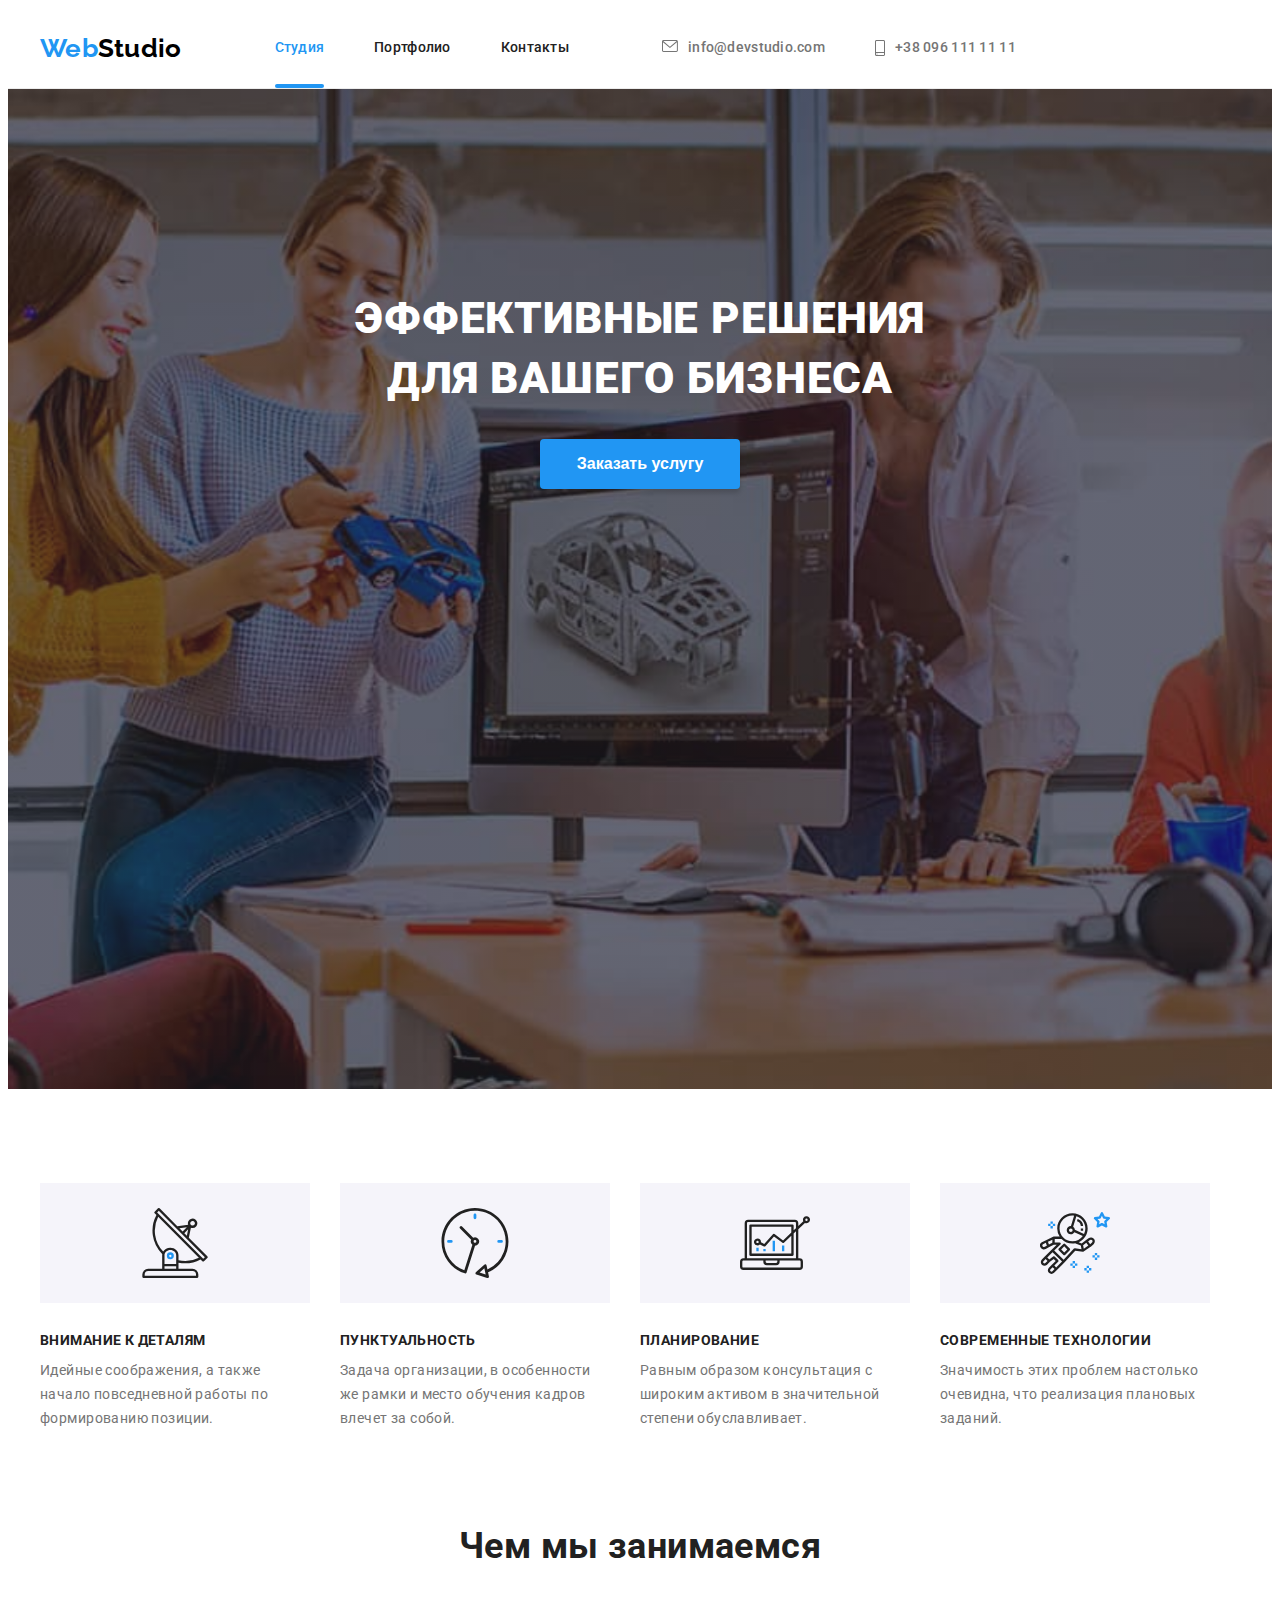
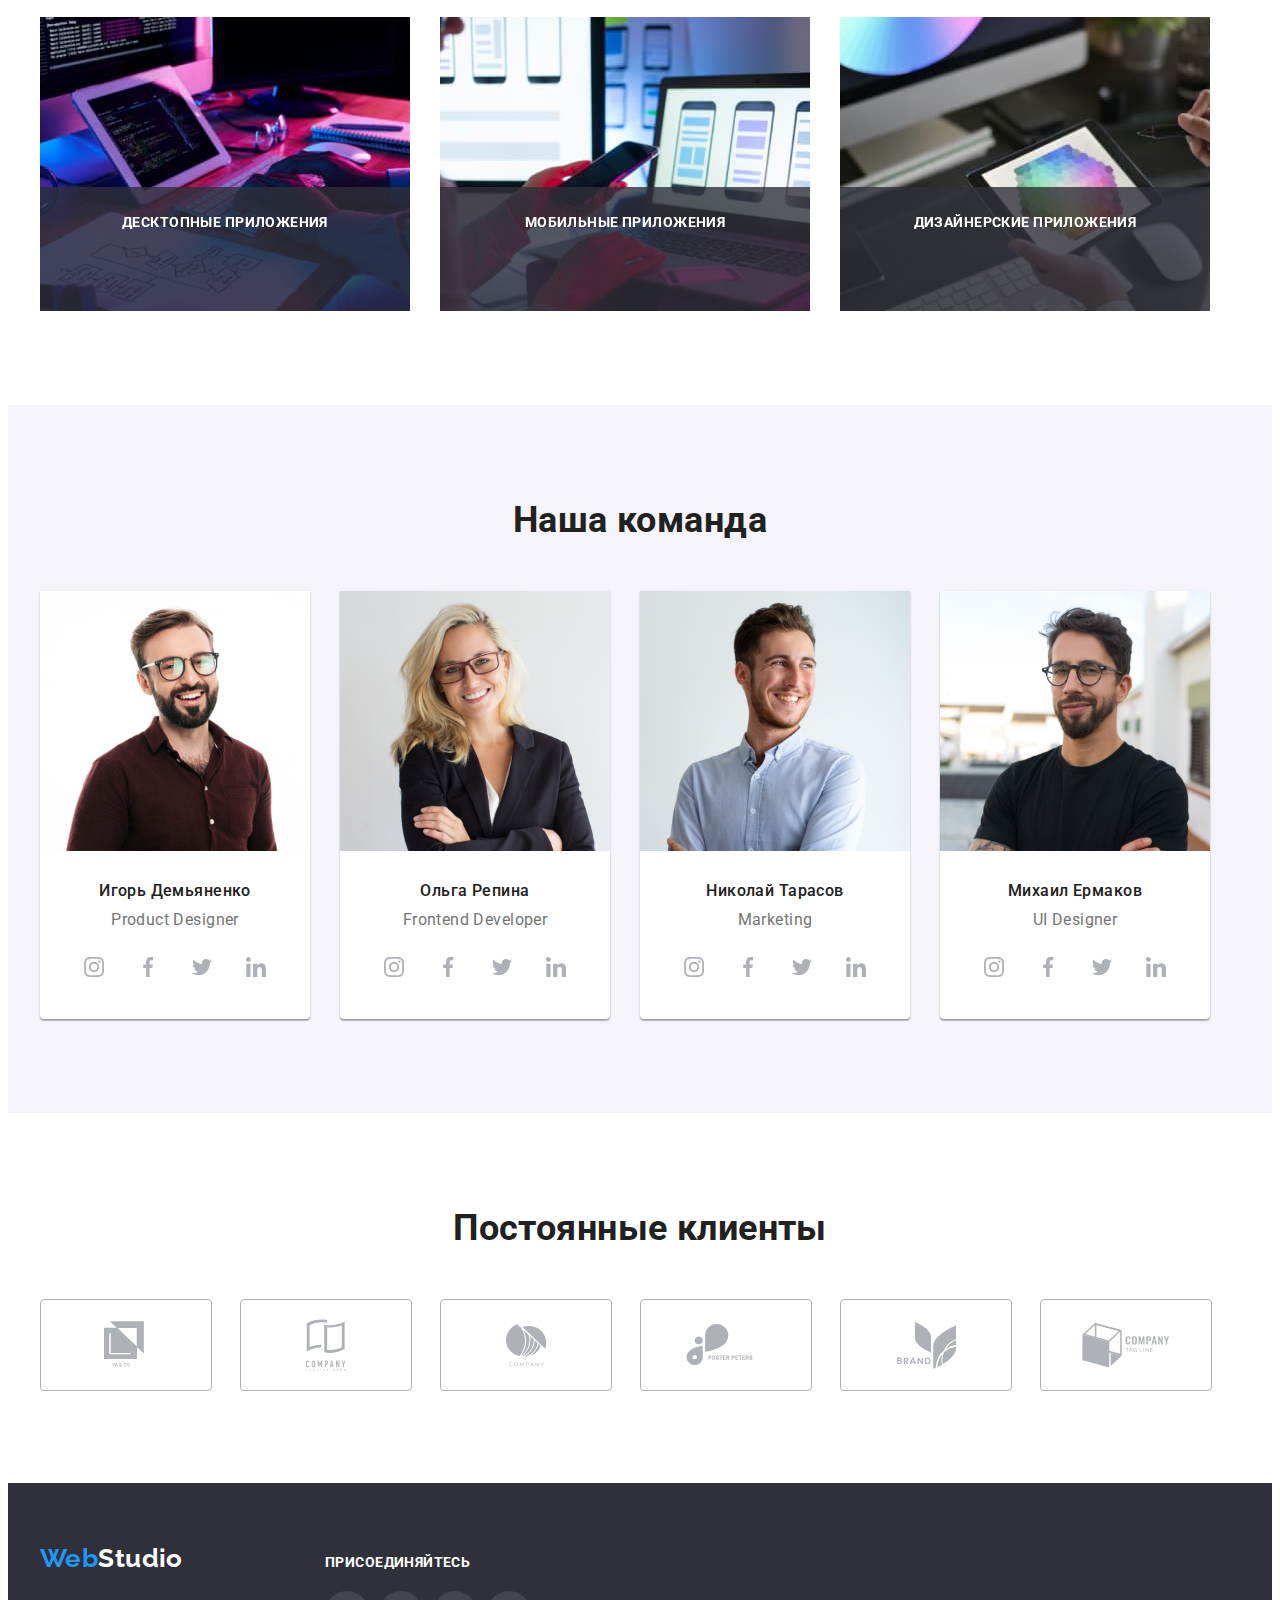
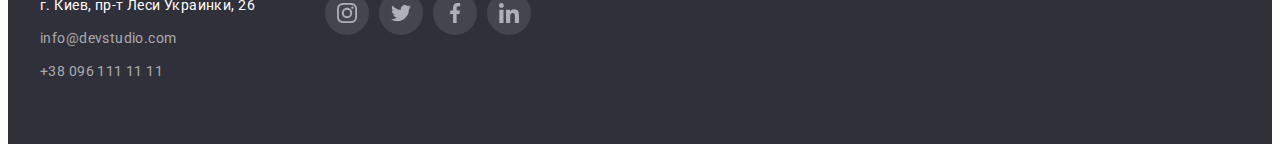
<file: index.html>
<!DOCTYPE html>
<html lang="ru">
<head>
    <meta charset="UTF-8">
    <meta name="viewport" content="width=, initial-scale=1.0">
    <title>Главная</title>
    <link rel="preconnect" href="https://fonts.gstatic.com">
    <link href="https://fonts.googleapis.com/css2?family=Raleway:wght@700&family=Roboto:wght@400;500;700;900&display=swap" rel="stylesheet">
    <link rel="stylesheet" href="https://cdnjs.cloudflare.com/ajax/libs/modern-normalize/1.0.0/modern-normalize.min.css" integrity="sha512-ISS7cAi1PEhQ8jnbJpJZMd29NlhNj4AWYyLOSp2CE/CsHxTCu+r+t0D2yoJudVrd0/8fTVPUVDzY5Tvli75u/g==" crossorigin="anonymous" />
    <link rel="stylesheet" href="./css/styles.css">
</head>
<body class="page">
    <header>
        <div class="container main-nav">
            <nav class="nav">
                <a href="./index.html" class="logo"><span class="main-logo">Web</span>Studio</a>        
                <ul class="site-nav">
                    <li class="item"><a href="./index.html" class="link current">Студия</a></li>
                    <li class="item"><a href="./portfolio.html" class="link">Портфолио</a></li>
                    <li class="item"><a href="" class="link">Контакты</a></li>
                </ul>             
            </nav>        

            <ul class="contacts">
                <li class="item">
                    <a href="mailto:info@devstudio.com" class="link">
                        <svg class="header-contacs-svg" width="16" height="12">
                            <use href="./images/symbol-defs.svg#icon-envelope-hover"></use>
                        </svg>
                        <p>info@devstudio.com</p> 
                    </a>
                </li>
                <li class="item">
                    <a href="tel:+380961111111" class="link">
                        <svg class="header-contacs-svg" width="10" height="16">
                            <use href="./images/symbol-defs.svg#icon-smartphone"></use>
                        </svg>
                        <p>+38 096 111 11 11</p> 
                    </a>
                </li>
            </ul>
        </div>       
    </header>
    
    <main>
<!-- герой -->
        <section class="hero">
            <h1 class="hero-title">Эффективные решения <br>
                для вашего бизнеса
            </h1>
            
            <button class="button primary"  data-modal-open>Заказать услугу</button>
            <div class="backdrop is-hidden" data-modal>
                <div class="modal">
                    <button class="close-modal" data-modal-close=""></button>
                </div>
            </div>
        </section>

<!-- преимущества  веб студии-->
        <section class="advantages">
            <div class="container">
                <h2 class="visually-hidden"> Наши преимущества</h2>
                <ul class="advantages-list">
                    <li class="advantages-item">
                        <div class="advantages-icon">
                            <svg class="advantages-svg" width="70" height="70">
                                <use href="./images/symbol-defs.svg#icon-antenna"></use>
                            </svg>
                        </div>
                        <h3 class="advantages-title">Внимание к деталям</h3>
                        <p class="advantages-text">Идейные соображения, а также начало повседневной работы по формированию позиции.</p>
                    </li>
                    <li class="advantages-item">
                        <div class="advantages-icon">
                            <svg class="advantages-svg" width="70" height="70">
                                <use href="./images/symbol-defs.svg#icon-clock"></use>
                            </svg>
                        </div>
                        <h3 class="advantages-title">Пунктуальность</h3>
                        <p class="advantages-text">Задача организации, в особенности же рамки и место обучения кадров влечет за собой.</p>
                    </li>
                    <li class="advantages-item">
                        <div class="advantages-icon">
                            <svg class="advantages-svg" width="70" height="70">
                                <use href="./images/symbol-defs.svg#icon-diagram"></use>
                            </svg>
                        </div>
                        <h3 class="advantages-title">Планирование</h3>
                        <p class="advantages-text">Равным образом консультация с широким активом в значительной степени обуславливает.</p>
                    </li>
                    <li class="advantages-item">
                        <div class="advantages-icon">
                            <svg class="advantages-svg" width="70" height="70">
                                <use href="./images/symbol-defs.svg#icon-astronaut"></use>
                            </svg>
                        </div>
                        <h3 class="advantages-title">Современные технологии</h3>
                        <p class="advantages-text">Значимость этих проблем настолько очевидна, что реализация плановых заданий.</p>
                    </li>
                </ul>
            </div>
        </section>

<!-- чем занимается веб студия-->
        <section class="work">
            <div class="container">
                <h2 class="work-title">Чем мы занимаемся</h2>
                <ul class="work-list">
                    <li class="work-item">
                        <div class=work-card>
                            <img src="./images/box1.jpg" alt="сайт" width="370">
                            <div class="work-item-discription"><p> Десктопные приложения</p></div>
                        </div>
                    </li>
                    <li class="work-item">
                        <div class=work-card>
                            <img src="./images/box2.jpg" alt="сайт" width="370">
                            <div class="work-item-discription"><p>Мобильные приложения </p></div>
                        </div>
                    </li>
                    <li class="work-item">
                        <div class=work-card>
                            <img src="./images/box3.jpg" alt="сайт" width="370">
                            <div class="work-item-discription"><p> Дизайнерские приложения</p></div>
                        </div>
                    </li>
                </ul> 
            </div>
        </section>

<!-- члены комманды -->
        <section class="team">
            <div class="container">
                <h2 class="team-title">Наша команда</h2>
                <ul class="team-list">
                    <li class="team-item"> 
                        <img src="./images/img.jpg" alt="Игорь Демьяненко" width="270">
                        <div class="team-content">
                            <h3 class="name">Игорь Демьяненко</h3>
                            <p class="profession">Product Designer</p>
                            <ul class="networks">
                                <li>
                                    <a href="" class="social-links">
                                        <svg class="soc-links-svg" width="20" height="20">
                                            <use href="./images/symbol-defs.svg#icon-instagram"></use>
                                        </svg>
                                    </a>
                                </li>
                                <li>
                                    <a href="" class="social-links">
                                        <svg class="soc-links-svg" width="20" height="20">
                                            <use href="./images/symbol-defs.svg#icon-facebook"></use>
                                        </svg>
                                    </a>
                                </li>
                                <li>
                                    <a href="" class="social-links">
                                        <svg class="soc-links-svg" width="20" height="20">
                                            <use href="./images/symbol-defs.svg#icon-twitter"></use>
                                        </svg>
                                    </a>
                                </li>
                                <li>
                                    <a href="" class="social-links">
                                        <svg class="soc-links-svg" width="20px" height="20">
                                            <use href="./images/symbol-defs.svg#icon-linkedin"></use>
                                        </svg>
                                    </a>
                                </li>
                            </ul>
                        </div>
                    </li>
                    <li class="team-item">
                        <img src="./images/img1.jpg" alt="Ольга Репина" width="270">
                        <div class="team-content">
                            <h3 class="name">Ольга Репина</h3>
                            <p class="profession">Frontend Developer</p>
                            <ul class="networks">
                                <li>
                                    <a href="" class="social-links">
                                        <svg class="soc-links-svg" width="20" height="20">
                                            <use href="./images/symbol-defs.svg#icon-instagram"></use>
                                        </svg>
                                    </a>
                                </li>
                                <li>
                                    <a href="" class="social-links">
                                        <svg class="soc-links-svg" width="20" height="20">
                                            <use href="./images/symbol-defs.svg#icon-facebook"></use>
                                        </svg>
                                    </a>
                                </li>
                                <li>
                                    <a href="" class="social-links">
                                        <svg class="soc-links-svg" width="20" height="20">
                                            <use href="./images/symbol-defs.svg#icon-twitter"></use>
                                        </svg>
                                    </a>
                                </li>
                                <li>
                                    <a href="" class="social-links">
                                        <svg class="soc-links-svg" width="20px" height="20">
                                            <use href="./images/symbol-defs.svg#icon-linkedin"></use>
                                        </svg>
                                    </a>
                                </li>
                            </ul>
                        </div>
                    </li>
                    <li class="team-item">
                        <img src="./images/img2.jpg" alt="Николай Тарасов" width="270">
                        <div class="team-content">
                            <h3 class="name">Николай Тарасов</h3>
                            <p class="profession">Marketing</p>
                            <ul class="networks">
                                <li class="networks-item">
                                    <a href="" class="social-links">
                                        <svg class="soc-links-svg" width="20" height="20">
                                            <use href="./images/symbol-defs.svg#icon-instagram"></use>
                                        </svg>
                                    </a>
                                </li>
                                <li class="networks-item">
                                    <a href="" class="social-links">
                                        <svg class="soc-links-svg" width="20" height="20">
                                            <use href="./images/symbol-defs.svg#icon-facebook"></use>
                                        </svg>
                                    </a>
                                </li>
                                <li class="networks-item">
                                    <a href="" class="social-links">
                                        <svg class="soc-links-svg" width="20" height="20">
                                            <use href="./images/symbol-defs.svg#icon-twitter"></use>
                                        </svg>
                                    </a>
                                </li>
                                <li class="networks-item">
                                    <a href="" class="social-links">
                                        <svg class="soc-links-svg" width="20px" height="20">
                                            <use href="./images/symbol-defs.svg#icon-linkedin"></use>
                                        </svg>
                                    </a>
                                </li>
                            </ul>
                        </div>
                    </li>
                    <li class="team-item">
                        <img src="./images/img3.jpg" alt="Михаил Ермакоф" width="270">
                        <div class="team-content">
                            <h3 class="name">Михаил Ермаков</h3>
                            <p class="profession">UI Designer</p>
                            <ul class="networks">
                                <li class="networks-item">
                                    <a href="" class="social-links">
                                        <svg class="soc-links-svg" width="20" height="20">
                                            <use href="./images/symbol-defs.svg#icon-instagram"></use>
                                        </svg>
                                    </a>
                                </li>
                                <li class="networks-item">
                                    <a href="" class="social-links">
                                        <svg class="soc-links-svg" width="20" height="20">
                                            <use href="./images/symbol-defs.svg#icon-facebook"></use>
                                        </svg>
                                    </a>
                                </li>
                                <li class="networks-item">
                                    <a href="" class="social-links">
                                        <svg class="soc-links-svg" width="20" height="20">
                                            <use href="./images/symbol-defs.svg#icon-twitter"></use>
                                        </svg>
                                    </a>
                                </li>
                                <li class="networks-item">
                                    <a href="" class="social-links">
                                        <svg class="soc-links-svg" width="20px" height="20">
                                            <use href="./images/symbol-defs.svg#icon-linkedin"></use>
                                        </svg>
                                    </a>
                                </li>
                            </ul>
                        </div>
                    </li>
                </ul>
            </div>
        </section>

<!--  постоянные клиенты -->
        <section class="clients">
            <div class="container">
                <h2 class="clients-title">Постоянные клиенты</h2>
                <ul class="clients-list">
                    <li class="clients-item">
                        <a href="" class="link clients-link">
                            <svg class="clients-svg" width="44" height="49">
                                <use href="./images/symbol-defs.svg#icon-logo1"></use>
                            </svg>
                        </a>
                    </li>
                    <li class="clients-item">
                        <a href="" class="link clients-link">
                            <svg class="clients-svg" width="40" height="52">
                                <use href="./images/symbol-defs.svg#icon-logo2"></use>
                            </svg>
                        </a>
                    </li>
                    <li class="clients-item">
                        <a href="" class="link clients-link">
                            <svg class="clients-svg" width="41" height="43">
                                <use href="./images/symbol-defs.svg#icon-logo3"></use>
                            </svg>
                        </a>
                    </li>
                    <li class="clients-item">
                        <a href="" class="link clients-link">
                            <svg class="clients-svg" width="80" height="42">
                                <use href="./images/symbol-defs.svg#icon-logo4"></use>
                            </svg>
                        </a>
                    </li>
                    <li class="clients-item">
                        <a href="" class="link clients-link">
                            <svg class="clients-svg" width="59" height="47">
                                <use href="./images/symbol-defs.svg#icon-logo5"></use>
                            </svg>
                        </a>
                    </li>
                    <li class="clients-item">
                        <a href="" class="link clients-link">
                            <svg class="clients-svg" width="88" height="45">
                                <use href="./images/symbol-defs.svg#icon-logo6"></use>
                            </svg>
                        </a>
                    </li>
                    
                </ul>
            </div>
        </section>
    </main>

    <footer class="footer">
        <div class="container footer-container">
            <div class="adress">
                <a href="./index.html" class="logo"><span class="main-logo">Web</span>Studio</a>
                <address>
                    <p class="street">г. Киев, пр-т Леси Украинки, 26 </p> 
                    <a href="mailto:info@devstudio.com" class="mail">info@devstudio.com</a>
                    <a href="tel:+380961111111" class="tel">+38 096 111 11 11</a>            
                </address>
            </div>
        
            <div class="container-join-us">
                <p class="join-us">присоединяйтесь</p>
                <ul class="footer-networks">
                    <li>
                        <a href="" class="footer-social-links">
                            <svg class="soc-links-svg" width="20" height="20">
                                <use href="./images/symbol-defs.svg#icon-instagram"></use>
                            </svg>
                        </a>
                    </li>
                    <li>
                        <a href="" class="footer-social-links">
                            <svg class="soc-links-svg" width="20" height="20">
                                <use href="./images/symbol-defs.svg#icon-twitter"></use>
                            </svg>
                        </a>
                    </li>
                    <li>
                        <a href="" class="footer-social-links">
                            <svg class="soc-links-svg" width="20" height="20">
                                <use href="./images/symbol-defs.svg#icon-facebook"></use>
                            </svg>
                        </a>
                    </li>
                    <li>
                        <a href="" class="footer-social-links">
                            <svg class="soc-links-svg" width="20px" height="20">
                                <use href="./images/symbol-defs.svg#icon-linkedin"></use>
                            </svg>
                        </a>
                    </li>
                </ul>
            </div>
        </div>
    </footer>
    <div class="backdrop is-hidden data-modal">
        <div class="modal">
            <button class="button primary" type="button" data-modal-close>Закріть</button>
        </div>
    </div>
    <script src="./js/modal.js"></script>
</body>
</html>
</file>
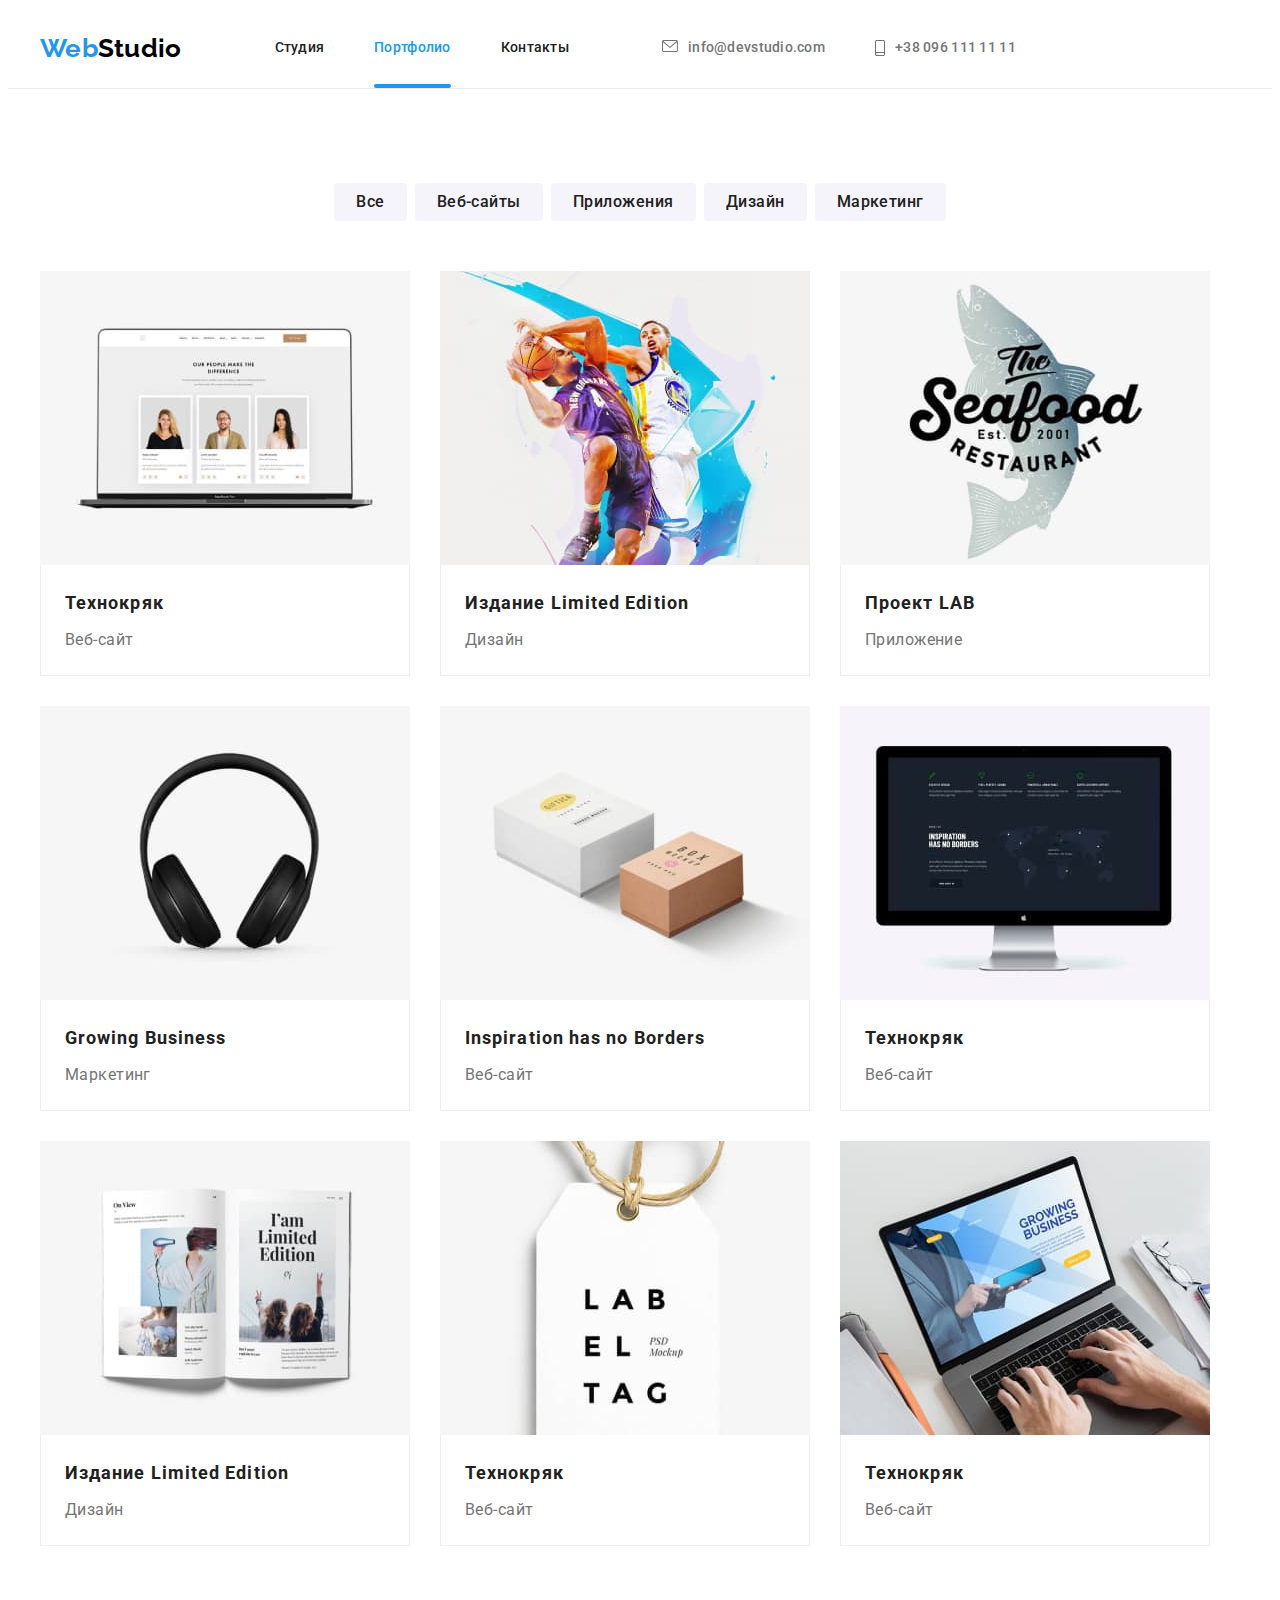
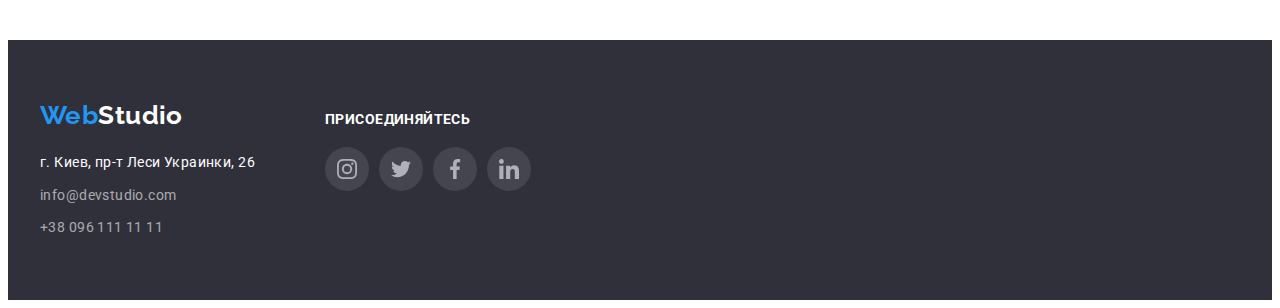
<file: portfolio.html>
<!DOCTYPE html>
<html lang="en">
<head>
    <meta charset="UTF-8">
    <meta name="viewport" content="width=device-width, initial-scale=1.0">
    <title>Портфолио</title>
    <link rel="preconnect" href="https://fonts.gstatic.com">
    <link href="https://fonts.googleapis.com/css2?family=Raleway:wght@700&family=Roboto:wght@400;500;700;900&display=swap" rel="stylesheet">
    <link rel="stylesheet" href="https://cdnjs.cloudflare.com/ajax/libs/modern-normalize/1.0.0/modern-normalize.min.css" integrity="sha512-ISS7cAi1PEhQ8jnbJpJZMd29NlhNj4AWYyLOSp2CE/CsHxTCu+r+t0D2yoJudVrd0/8fTVPUVDzY5Tvli75u/g==" crossorigin="anonymous" />
    <link rel="stylesheet" href="./css/styles.css">
</head>
<body class="page">
    <header>
        <div class="container main-nav">
            <nav class="nav">
                <a href="./index.html" class="logo"><span class="main-logo">Web</span>Studio</a>        
                <ul class="site-nav">
                    <li class="item"><a href="./index.html" class="link">Студия</a></li>
                    <li class="item"><a href="./portfolio.html" class="link current">Портфолио</a></li>
                    <li class="item"><a href="" class="link">Контакты</a></li>
                </ul>             
            </nav>        

            <ul class="contacts">
                <li class="item">
                    <a href="mailto:info@devstudio.com" class="link">
                        <svg class="header-contacs-svg" width="16" height="12">
                            <use href="./images/symbol-defs.svg#icon-envelope-hover"></use>
                        </svg>
                        <p>info@devstudio.com</p> 
                    </a>
                </li>
                <li class="item">
                    <a href="tel:+380961111111" class="link">
                        <svg class="header-contacs-svg" width="10" height="16">
                            <use href="./images/symbol-defs.svg#icon-smartphone"></use>
                        </svg>
                        <p>+38 096 111 11 11</p> 
                    </a>
                </li>
            </ul>
        </div>       
    </header>
    
    <main>
        <section class="galary">
            <div class="container">
                <!-- заголовок скроем позже -->    
                <h1 class="visually-hidden"> галерея</h1>
                <!-- фильтр -->
                <ul class="filter">
                    <li class="filter-item"><button type="button" class="button secondary">Все</button></li>
                    <li class="filter-item"><button type="button" class="button secondary">Веб-сайты</button></li>
                    <li class="filter-item"><button type="button" class="button secondary">Приложения</button></li>
                    <li class="filter-item"><button type="button" class="button secondary">Дизайн</button></li>
                    <li class="filter-item"><button type="button" class="button secondary">Маркетинг</button></li>
                </ul>
            <!-- </div> -->

                
            <!-- <div class="container">     -->
                <ul class="galary-list">
                    <li class="card"> 
                        <a href="" class="galary-link">
                            <div class="thumb">
                                <img src="./images/img21.jpg" alt="фото веб-сайта" width="370">
                                <div class="thumb-overlay">
                                    <p class="overlay-text">Технокряк это современная площадка распространения коронавируса. Компании используют эту платформу для цифрового
                                        шпионажа и атак на защищённые сервера конкурентов.</p>
                                </div>
                            </div>
                            <div class="card-content">
                                <h2 class="galary-title">Технокряк</h2>
                                <p class="galary-text">Веб-сайт</p> 
                            </div>
                            
                        </a>
                    </li>
                    <li class="card">
                        <a href="" class="galary-link">
                            <div class="thumb">
                                <img src="./images/img22.jpg" alt="фото веб-сайта" width="370">
                                <div class="thumb-overlay">
                                    <p class="overlay-text">Технокряк это современная площадка распространения коронавируса. Компании используют эту платформу
                                        для цифрового
                                        шпионажа и атак на защищённые сервера конкурентов.</p>
                                </div>
                            </div>
                            <div class="card-content">
                                <h2 class="galary-title">Издание Limited Edition</h2>
                                <p class="galary-text">Дизайн</p>
                            </div>
                    
                        </a>
                    </li>
                    <li class="card">
                        <a href="" class="galary-link">
                            <div class="thumb">
                                <img src="./images/img23.jpg" alt="фото веб-сайта" width="370">
                                <div class="thumb-overlay">
                                    <p class="overlay-text">Технокряк это современная площадка распространения коронавируса. Компании используют эту платформу
                                        для цифрового
                                        шпионажа и атак на защищённые сервера конкурентов.</p>
                                </div>
                            </div>
                            <div class="card-content">
                                <h2 class="galary-title">Проект LAB</h2>
                                <p class="galary-text">Приложение</p>
                            </div>
                    
                        </a>
                    </li>
                    <li class="card">
                        <a href="" class="galary-link">
                            <div class="thumb">
                                <img src="./images/img24.jpg" alt="фото веб-сайта" width="370">
                                <div class="thumb-overlay">
                                    <p class="overlay-text">Технокряк это современная площадка распространения коронавируса. Компании используют эту платформу
                                        для цифрового
                                        шпионажа и атак на защищённые сервера конкурентов.</p>
                                </div>
                            </div>
                            <div class="card-content">
                                <h2 class="galary-title">Growing Business</h2>
                                <p class="galary-text">Маркетинг</p>
                            </div>
                    
                        </a>
                    </li>
                    <li class="card">
                        <a href="" class="galary-link">
                            <div class="thumb">
                                <img src="./images/img25.jpg" alt="фото веб-сайта" width="370">
                                <div class="thumb-overlay">
                                    <p class="overlay-text">Технокряк это современная площадка распространения коронавируса. Компании используют эту платформу
                                        для цифрового
                                        шпионажа и атак на защищённые сервера конкурентов.</p>
                                </div>
                            </div>
                            <div class="card-content">
                                <h2 class="galary-title">Inspiration has no Borders</h2>
                                <p class="galary-text">Веб-сайт</p>
                            </div>
                    
                        </a>
                    </li>
                    <li class="card">
                        <a href="" class="galary-link">
                            <div class="thumb">
                                <img src="./images/img26.jpg" alt="фото веб-сайта" width="370">
                                <div class="thumb-overlay">
                                    <p class="overlay-text">Технокряк это современная площадка распространения коронавируса. Компании используют эту платформу
                                        для цифрового
                                        шпионажа и атак на защищённые сервера конкурентов.</p>
                                </div>
                            </div>
                            <div class="card-content">
                                <h2 class="galary-title">Технокряк</h2>
                                <p class="galary-text">Веб-сайт</p>
                            </div>
                    
                        </a>
                    </li>
                    <li class="card">
                        <a href="" class="galary-link">
                            <div class="thumb">
                                <img src="./images/img27.jpg" alt="фото веб-сайта" width="370">
                                <div class="thumb-overlay">
                                    <p class="overlay-text">Технокряк это современная площадка распространения коронавируса. Компании используют эту платформу
                                        для цифрового
                                        шпионажа и атак на защищённые сервера конкурентов.</p>
                                </div>
                            </div>
                            <div class="card-content">
                                <h2 class="galary-title">Издание Limited Edition</h2>
                                <p class="galary-text">Дизайн</p>
                            </div>
                    
                        </a>
                    </li>
                    <li class="card">
                        <a href="" class="galary-link">
                            <div class="thumb">
                                <img src="./images/img28.jpg" alt="фото веб-сайта" width="370">
                                <div class="thumb-overlay">
                                    <p class="overlay-text">Технокряк это современная площадка распространения коронавируса. Компании используют эту платформу
                                        для цифрового
                                        шпионажа и атак на защищённые сервера конкурентов.</p>
                                </div>
                            </div>
                            <div class="card-content">
                                <h2 class="galary-title">Технокряк</h2>
                                <p class="galary-text">Веб-сайт</p>
                            </div>
                    
                        </a>
                    </li>
                    <li class="card">
                        <a href="" class="galary-link">
                            <div class="thumb">
                                <img src="./images/img29.jpg" alt="фото веб-сайта" width="370">
                                <div class="thumb-overlay">
                                    <p class="overlay-text">Технокряк это современная площадка распространения коронавируса. Компании используют эту платформу
                                        для цифрового
                                        шпионажа и атак на защищённые сервера конкурентов.</p>
                                </div>
                            </div>
                            <div class="card-content">
                                <h2 class="galary-title">Технокряк</h2>
                                <p class="galary-text">Веб-сайт</p>
                            </div>
                    
                        </a>
                    </li>
                </ul>
            </div>

        </section>
    </main>

    <footer class="footer">
        <div class="container footer-container">
            <div class="adress">
                <a href="./index.html" class="logo"><span class="main-logo">Web</span>Studio</a>
                <address>
                    <p class="street">г. Киев, пр-т Леси Украинки, 26 </p> 
                    <a href="mailto:info@devstudio.com" class="mail">info@devstudio.com</a>
                    <a href="tel:+380961111111" class="tel">+38 096 111 11 11</a>            
                </address>
            </div>
        
            <div class="container-join-us">
                <p class="join-us">присоединяйтесь</p>
                <ul class="footer-networks">
                    <li>
                        <a href="" class="footer-social-links">
                            <svg class="soc-links-svg" width="20" height="20">
                                <use href="./images/symbol-defs.svg#icon-instagram"></use>
                            </svg>
                        </a>
                    </li>
                    <li>
                        <a href="" class="footer-social-links">
                            <svg class="soc-links-svg" width="20" height="20">
                                <use href="./images/symbol-defs.svg#icon-twitter"></use>
                            </svg>
                        </a>
                    </li>
                    <li>
                        <a href="" class="footer-social-links">
                            <svg class="soc-links-svg" width="20" height="20">
                                <use href="./images/symbol-defs.svg#icon-facebook"></use>
                            </svg>
                        </a>
                    </li>
                    <li>
                        <a href="" class="footer-social-links">
                            <svg class="soc-links-svg" width="20px" height="20">
                                <use href="./images/symbol-defs.svg#icon-linkedin"></use>
                            </svg>
                        </a>
                    </li>
                </ul>
            </div>
        </div>
    </footer>
    
</body>
</html>
</file>
<file: css/styles.css>
/* --primary-text-color: #757575 - серый цвет текста;
  --title-text-color: #212121  черный цвет заголовка;
  --accent-color: #2196f3 синий наведение;
  --primary-white-color: #ffffff ;
  --primary-black-color: #000000;
  --hero-bg-color: #c4c4c4 ;
  --secondary-bg-color: #f5f4fa ;
  --footer-color: #2f303a;
  --border-color: #eeeeee серый граница;
  --icon-color: #afb1b8;  */
:root {
  --primary-text-color: #757575;
  --title-text-color: #212121;
  --accent-color: #2196f3;
  --primary-white-color: #ffffff;
  --primary-black-color: #000000;
  --hero-bg-color: #c4c4c4;
  --secondary-bg-color: #f5f4fa;
  --footer-color: #2f303a;
  --border-color: #eeeeee;
  --icon-color: #afb1b8;
  --timing-function: cubic-bezier(0.4, 0, 0.2, 1);
}

body {
  background-color: var(--primary-white-color);
  color: var(--primary-text-color);
  font-family: Roboto, sans-serif;
  font-size: 14px;
  font-weight: 400;
  letter-spacing: 0.03em;
}

ul {
  list-style: none;

  margin: 0%;
  padding: 0%;
}

img {
  display: block;
  max-width: 100%;
  height: auto;
}

/* заголовок наших преимуществ- невидим */
.visually-hidden {
  display: none;
}

/* стили контейнера */
.container {
  width: 1200px;
  padding-left: 15px;
  padding-right: 15px;
  margin-left: auto;
  margin-right: auto;
}

/* стили логотипа в хедере*/
.logo {
  color: var(--primary-black-color);
  font-family: Raleway, sans-serif;
  font-weight: 700;
  font-size: 26px;
  line-height: 1.19;
  text-decoration: none;
  outline: none;
}

.main-logo {
  color: var(--accent-color);
}

/* стили хедера */

header {
  font-weight: 500;
  font-size: 14px;
  line-height: 1.14;
  letter-spacing: 0.02em;
  border-bottom: 1px solid #ececec;
}

.main-nav,
.nav {
  display: flex;
  align-items: center;
}

.site-nav,
.contacts {
  display: flex;
  margin-left: 93px;
}

.site-nav .item:not(:last-child),
.contacts .item:not(:last-child) {
  margin-right: 50px;
}
.nav .link {
  color: var(--title-text-color);
  text-decoration: none;

  display: block;
  padding-top: 32px;
  padding-bottom: 32px;
}

.nav .link.current {
  color: var(--accent-color);
  position: relative;
}
.nav .link.current::after {
  content: "";
  position: absolute;
  bottom: 0;
  left: 0;
  width: 100%;
  height: 4px;
  background-color: var(--accent-color);

  border-radius: 2px;
}
.site-nav .contacts {
  display: flex;
  margin-left: auto;
}

.contacts .link {
  color: var(--primary-text-color);
  text-decoration: none;
  display: flex;
  padding-top: 32px;
  padding-bottom: 32px;
}

.header-contacs-svg,
.header-contacs-svg {
  fill: currentColor;
  margin-right: 10px;
}

.contacts p {
  display: block;
  margin-top: 0px;
  margin-bottom: 0px;
}

.nav .link,
.nav .link,
.contacts .link,
.contacts .link {
  transition: color 250ms var(--timing-function);
}

.nav .link:hover,
.nav .link:focus,
.contacts .link:hover,
.contacts .link:focus {
  color: var(--accent-color);
  outline: none;
}

/* Main */
/* стили заголовков секций */
.work-title,
.team-title,
.clients-title {
  color: var(--title-text-color);
  font-weight: 700;
  font-size: 36px;
  line-height: 1.17;
  text-align: center;

  margin-top: 0px;
  margin-bottom: 50px;
}

/*  преимущества */
.advantages {
  padding-top: 94px;
  padding-bottom: 94px;
}

.advantages-list {
  display: flex;
  flex-wrap: wrap;
}

.advantages-item {
  width: 270px;
  margin-right: 30px;
  margin-bottom: 30px;
}

.advantages-item:nth-child(4n) {
  margin-right: 0px;
}

.advantages-item:nth-last-child(-n + 4) {
  margin-bottom: 0px;
}

.advantages-icon {
  background-color: var(--secondary-bg-color);
  margin-bottom: 30px;
  height: 120px;

  display: flex;
  align-items: center;
  justify-content: center;
}

.advantages-title {
  color: var(--title-text-color);
  font-weight: 700;
  font-size: 14px;
  line-height: 1.14;
  text-transform: uppercase;

  margin-top: 0px;
  margin-bottom: 10px;
}

.advantages-text {
  line-height: 1.71;

  margin-top: 0px;
  margin-bottom: 0px;
}

/* наша работа */
.work {
  padding-bottom: 94px;
}

.work-list {
  display: flex;
  flex-wrap: wrap;
}

.work-item {
  width: 370px;
  margin-right: 30px;
  margin-bottom: 30px;
  position: relative;
}

.work-item:nth-child(3n) {
  margin-right: 0px;
}

.work-item:nth-last-child(-n + 3) {
  margin-bottom: 0px;
}
.work-item-discription {
  font-family: Roboto, sans-serif;
  width: 100%;
  height: 70px;

  background: rgba(47, 48, 58, 0.8);
  text-align: center;
  position: absolute;
  bottom: 0;
  padding-bottom: 27px;
  padding-top: 27px;
}
.work-item-discription p {
  font-family: roboto;
  font-weight: bold;
  font-size: 14px;
  line-height: 1.19;
  margin: 0;
  color: var(--primary-white-color);
  letter-spacing: 0.03em;
  text-transform: uppercase;
}
/* наша команда */
.team {
  background-color: var(--secondary-bg-color);

  padding-top: 94px;
  padding-bottom: 94px;
}

.team-list {
  display: flex;
  flex-wrap: wrap;
}

.team-item {
  width: 270px;
  margin-right: 30px;
  margin-bottom: 30px;
  box-shadow: 0px 1px 3px rgba(0, 0, 0, 0.12), 0px 1px 1px rgba(0, 0, 0, 0.14),
    0px 2px 1px rgba(0, 0, 0, 0.2);
  border-radius: 0px 0px 4px 4px;
  background-color: var(--primary-white-color);
  text-align: center;
}

.team-item:nth-child(4n) {
  margin-right: 0px;
}

.team-item:nth-last-child(-n + 4) {
  margin-bottom: 0px;
}

.team-content {
  padding: 30px 32px;
}

.name {
  color: var(--title-text-color);
  font-weight: 500;
  font-size: 16px;
  line-height: 1.19;
  margin-top: 0px;
  margin-bottom: 10px;
}

.profession {
  font-size: 16px;
  line-height: 1.19;

  margin-top: 0px;
  margin-bottom: 16px;
}

.networks {
  display: flex;
  justify-content: space-between;
}

.social-links {
  display: flex;
  justify-content: center;
  align-items: center;
  width: 44px;
  height: 44px;
  color: var(--icon-color);
  border-radius: 50%;
  transition: background-color 250ms var(--timing-function),
    color 250ms var(--timing-function);
}

.social-links:hover,
.social-links:focus {
  background-color: var(--accent-color);
  color: var(--primary-white-color);
  outline: none;
}

.soc-links-svg,
.soc-links-svg:hover {
  fill: currentColor;
}

/* Наши клиенты */
.clients {
  padding-top: 94px;
  padding-bottom: 94px;
}

.clients-list {
  display: flex;
  flex-wrap: wrap;
}

.clients-item {
  width: 170px;
  height: 90px;
  margin-right: 30px;
  margin-bottom: 30px;
}

.clients-link {
  display: flex;
  align-items: center;
  justify-content: center;
  width: 100%;
  height: 100%;
  color: var(--icon-color);
  border: 1px solid var(--icon-color);
  border-radius: 4px;
  transition: color 250ms var(--timing-function),
    border 250ms var(--timing-function);
}

.clients-item:nth-child(6n) {
  margin-right: 0px;
}

.clients-item:nth-last-child(-n + 6) {
  margin-bottom: 0px;
}

.clients-link:hover,
.clients-link:focus {
  color: var(--accent-color);
  border: 1px solid var(--accent-color);
  outline: none;
}

.clients-svg {
  fill: currentColor;
}
.clients-svg:hover {
  fill: var(--accent-color);
}

/* Герой */
.hero {
  background-color: var(--hero-bg-color);
  letter-spacing: 0.06em;
  text-align: center;
  padding-top: 200px;
  padding-bottom: 200px;

  max-width: 1600px;
  height: 600px;
  margin-left: auto;
  margin-right: auto;
  background-image: linear-gradient(
      to right,
      rgba(47, 48, 58, 0.4),
      rgba(47, 48, 58, 0.4)
    ),
    url(../images/overlay.jpg);
  background-size: cover;
  background-repeat: no-repeat;
  background-position: center;
}

.hero-title {
  color: var(--primary-white-color);
  font-weight: 900;
  font-size: 44px;
  line-height: 1.36;
  text-transform: uppercase;

  margin-top: 0px;
  margin-bottom: 30px;
}

/* Кнопка */
.button {
  font-size: 16px;
  text-decoration: none;
  border: none;
  border-radius: 4px;
  cursor: pointer;
  outline: none;
}

.button.primary {
  color: var(--primary-white-color);
  background-color: var(--accent-color);
  font-weight: 700;
  line-height: 1.87;
  align-items: center;

  display: inline-block;
  padding: 10px 32px;
  min-width: 200px;
  box-shadow: 0px 4px 4px rgba(0, 0, 0, 0.15);
}

.button.secondary {
  background-color: var(--secondary-bg-color);
  color: var(--title-text-color);
  font-weight: 500;
  line-height: 1.62;
  letter-spacing: 0.03em;
  font-family: inherit;

  padding: 6px 22px;
  border-width: 0px;
  transition: background-color 250ms var(--timing-function),
    color 250ms var(--timing-function), text-shadow 250ms var(--timing-function),
    box-shadow 250ms var(--timing-function);
}

.button.secondary:hover,
.button.secondary:focus {
  background-color: var(--accent-color);
  color: var(--primary-white-color);
  outline: none;
  text-shadow: 0px 4px 4px rgba(0, 0, 0, 0.25), 0px 4px 4px rgba(0, 0, 0, 0.25);
  box-shadow: 0px 3px 1px rgba(0, 0, 0, 0.1), 0px 1px 2px rgba(0, 0, 0, 0.08),
    0px 2px 2px rgba(0, 0, 0, 0.12);
}

/* footer */
.footer {
  background-color: var(--footer-color);
  color: var(--primary-white-color);
  line-height: 1.71;
  padding-top: 60px;
  padding-bottom: 60px;
}

address {
  font-style: normal;
}

.footer .logo {
  color: var(--primary-white-color);
  display: block;
  margin-bottom: 20px;
}

.street {
  margin-top: 0px;
  margin-bottom: 9px;
}
.mail,
.tel {
  color: rgba(255, 255, 255, 0.6);
  text-decoration: none;

  display: block;
}

.mail {
  margin-bottom: 9px;
}

/* ссылки в футере */

.footer-container {
  display: flex;
  align-items: baseline;
}

.adress {
  margin-right: 70px;
}

.container-join-us {
  display: block;
}

.join-us {
  line-height: 1.17;
  text-transform: uppercase;
  font-weight: 700;
  margin-top: 0px;
  margin-bottom: 20px;
  display: inline-block;
}

.footer-networks {
  display: flex;
  justify-content: space-between;
  width: 206px;
}

.footer-social-links {
  display: flex;
  justify-content: center;
  align-items: center;
  width: 44px;
  height: 44px;
  color: var(--icon-color);
  background-color: rgba(255, 255, 255, 0.1);
  border-radius: 50%;
  transition: background-color 250ms var(--timing-function);
}

.footer-social-links:hover,
.footer-social-links:focus {
  background-color: var(--accent-color);
  color: var(--primary-white-color);
  outline: none;
}

/* галерея на стр портфолио */

.galary {
  padding-top: 94px;
  padding-bottom: 94px;
}

.filter {
  display: flex;
  justify-content: center;
  margin-bottom: 50px;
}

.filter-item:not(:last-child) {
  margin-right: 8px;
}

.galary-list {
  display: flex;
  flex-wrap: wrap;
}

.card {
  width: 370px;
  margin-right: 30px;
  margin-bottom: 30px;
}
.card:hover .card-text,
.card:focus .card-text {
  opacity: 1;
}

.card:nth-child(3n) {
  margin-right: 0px;
}

.card:nth-last-child(-n + 3) {
  margin-bottom: 0px;
}

.card-content {
  border: 1px solid var(--border-color);
  border-top: none;
  padding: 20px 24px;
}

.galary-title {
  color: var(--title-text-color);
  font-weight: 700;
  font-size: 18px;
  line-height: 2;
  letter-spacing: 0.06em;

  margin-top: 0px;
  margin-bottom: 4px;
}

.galary-text {
  font-size: 16px;
  line-height: 1.87;
  margin-top: 0px;
  margin-bottom: 0px;
}

.galary-link {
  display: block;
  text-decoration: none;
  color: currentColor;
  transition: box-shadow 250ms var(--timing-function);
}

.galary-link:hover,
.galary-link:focus {
  box-shadow: 0px 1px 1px rgba(0, 0, 0, 0.12), 0px 4px 4px rgba(0, 0, 0, 0.06),
    1px 4px 6px rgba(0, 0, 0, 0.16);
  outline: none;
}

.thumb {
  position: relative;
  overflow: hidden;
}
.thumb-overlay {
  position: absolute;
  top: 0;
  left: 0;
  width: 100%;
  height: 100%;
  /* padding-top: 63px;
  padding-bottom: 63px;
  padding-right: 24px;
  padding-left: 24px; */

  background: rgba(33, 150, 243, 0.9);
  transform: translateY(100%);
  opacity: 1;
  transition: opacity 250ms var(--timing-function),
    transform 250ms var(--timing-function);
}

.thumb-overlay .overlay-text {
  position: absolute;
  top: 50%;
  left: 50%;
  transform: translate(-50%, -50%);
  opacity: 0;

  margin-top: 0px;
  margin-bottom: 0px;
  font-size: 18px;
  line-height: 1.56;
  color: var(--primary-white-color);
  width: 322px;

  transition: opacity 250ms var(--timing-function);
}

.galary-link:hover .overlay-text,
.galary-link:focus .overlay-text {
  opacity: 1;
}
.galary-link:hover .thumb-overlay,
.galary-link:focus .thumb-overlay {
  opacity: 1;
  transform: translateY(0);
}

.backdrop {
  position: fixed;
  top: 0;
  left: 0;
  bottom: 0;
  right: 0;
  background: rgba(0, 0, 0, 0.2);
  display: flex;
  justify-content: center;
  align-items: center;
  opacity: 1;
  transition: opacity 250ms var(--timing-function);
}
.backdrop.is-hidden {
  opacity: 0;
  pointer-events: none;
}
.backdrop.is-hidden .modal {
  transform: translate(-50%, -50%) scale(1.1);
}

.modal {
  /* position: absolute;
  top: 50%;
  left: 50%;
  transform: translate(-50%, -50%) scale(1); */
  position: relative;
  width: 528px;
  height: 581px;
  background-color: var(--primary-white-color);
  box-shadow: 0px 1px 3px rgba(0, 0, 0, 0.12), 0px 1px 1px rgba(0, 0, 0, 0.14),
    0px 2px 1px rgba(0, 0, 0, 0.2);
  border-radius: 4px;
  display: flex;
  justify-content: center;
  align-items: flex-end;
  padding-bottom: 20px;
  transition: transform 250ms var(--timing-function);
}
.close-modal {
  top: 8px;
  right: 8px;

  width: 30px;
  height: 30px;
  padding: 0px;
  background-color: var(--primary-white-color);
  background-image: url(../images/close.svg);
  border: 1px solid rgba(0, 0, 0, 0.1);
  border-radius: 50%;
  background-repeat: no-repeat;
  background-position: center;

  position: absolute;
}
</file>
